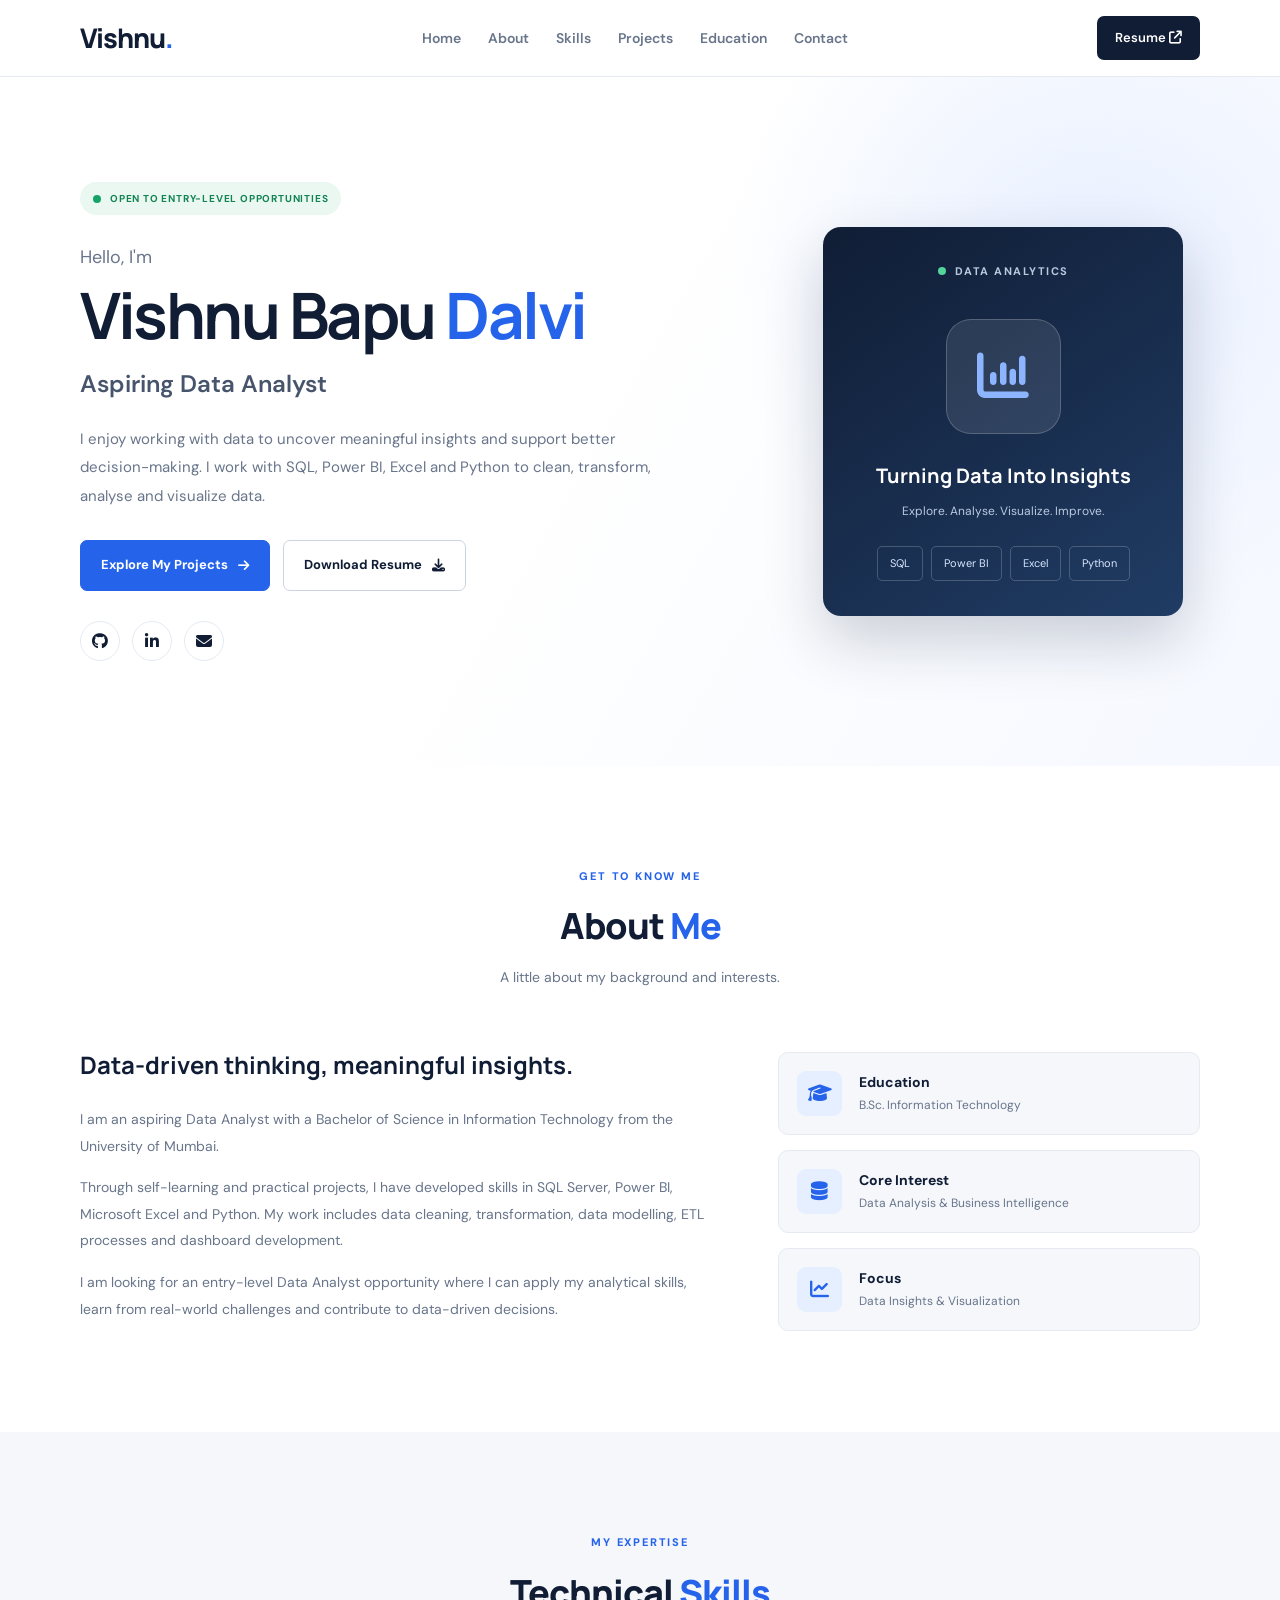
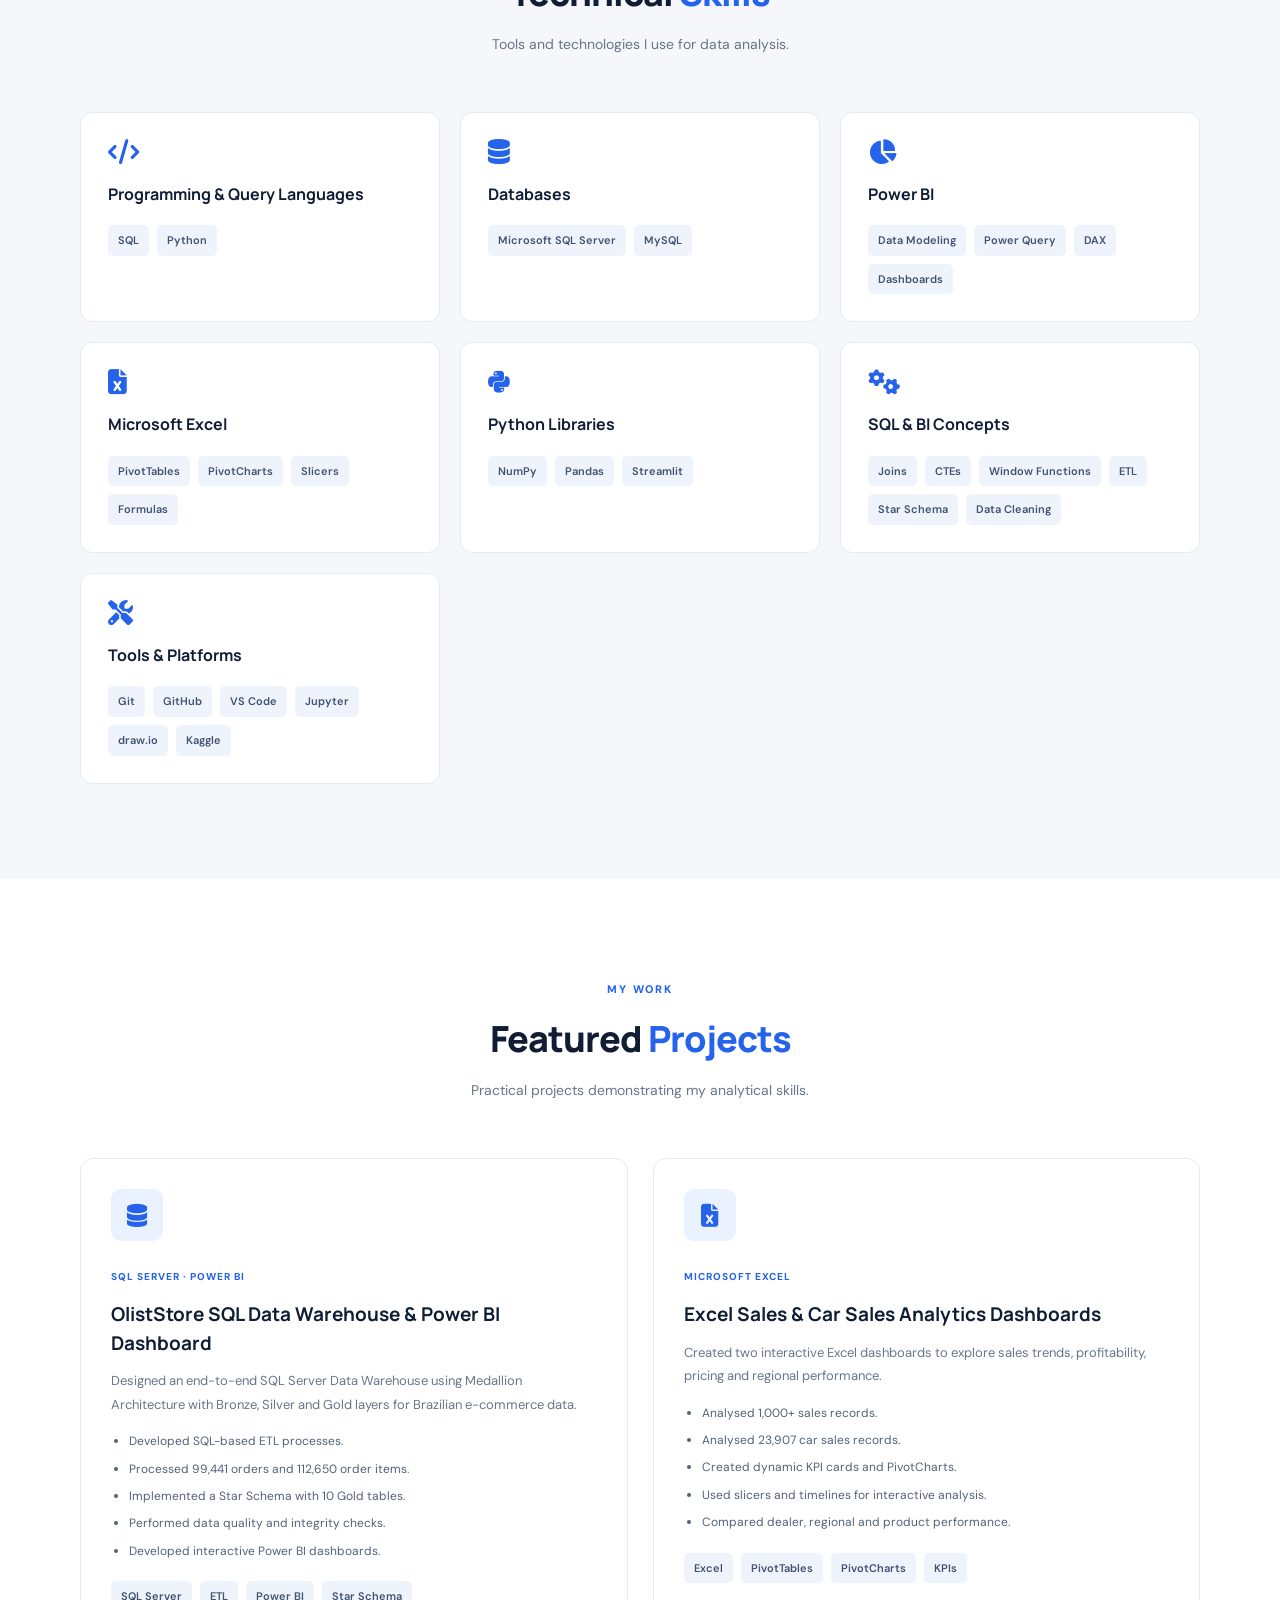
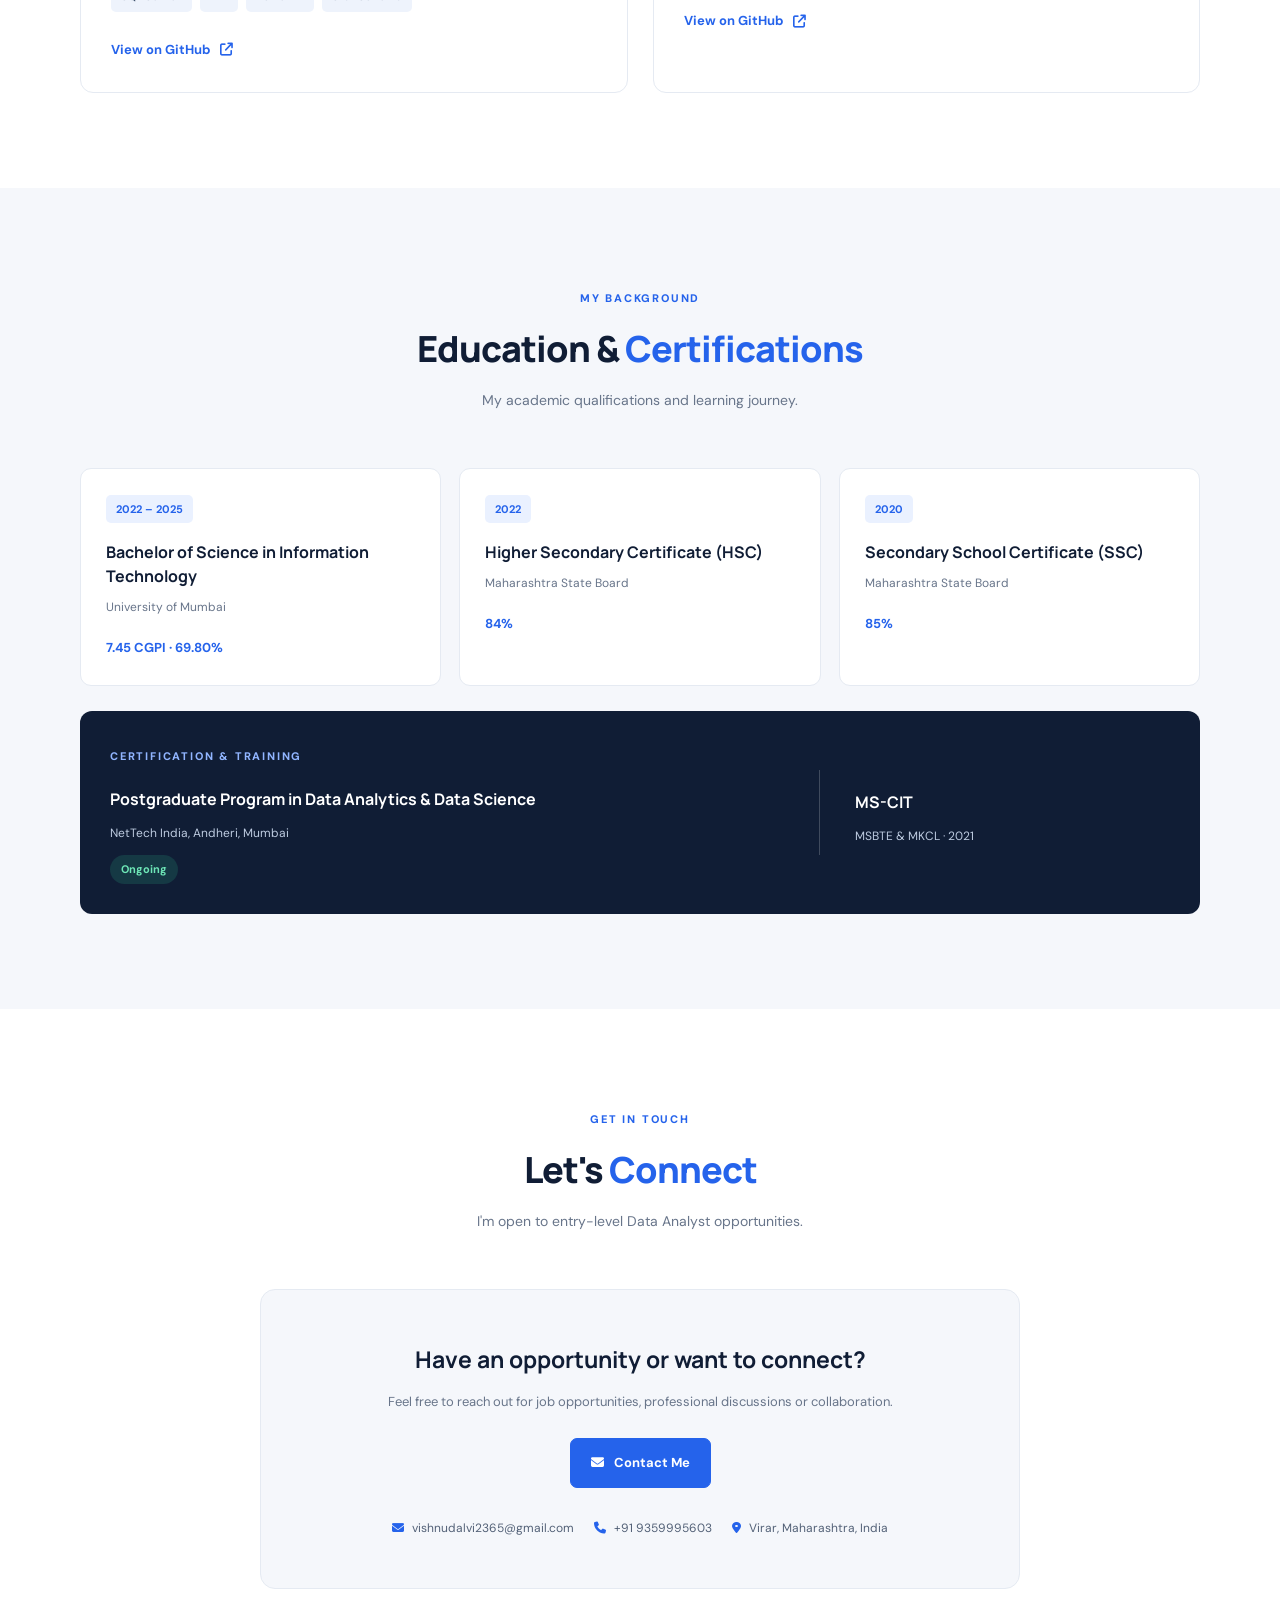
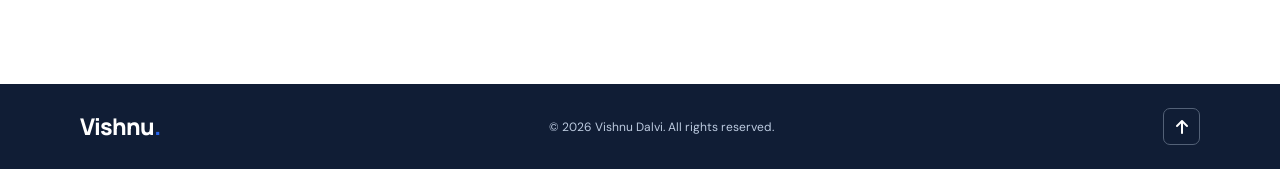
<file: index.html>
<!DOCTYPE html>
<html lang="en">
<head>
    <meta charset="UTF-8">
    <meta name="viewport" content="width=device-width, initial-scale=1.0">

    <meta name="description" content="Vishnu Dalvi's Data Analyst portfolio featuring SQL, Python, Power BI, Excel projects, technical skills and contact information.">

    <meta name="author" content="Vishnu Dalvi">

    <title>Vishnu Dalvi | Data Analyst Portfolio</title>

    <!-- Google Fonts -->
    <link rel="preconnect" href="https://fonts.googleapis.com">
    <link rel="preconnect" href="https://fonts.gstatic.com" crossorigin>
    <link href="https://fonts.googleapis.com/css2?family=DM+Sans:wght@400;500;600;700&family=Manrope:wght@400;500;600;700;800&display=swap" rel="stylesheet">

    <!-- CSS -->
    <link rel="stylesheet" href="css/style.css">

    <!-- Font Awesome Icons -->
    <link rel="stylesheet" href="https://cdnjs.cloudflare.com/ajax/libs/font-awesome/6.7.2/css/all.min.css">
</head>

<body>

    <!-- ================= HEADER / NAVBAR ================= -->

    <header class="header">
        <nav class="navbar container">

            <a href="#home" class="logo">
                Vishnu<span>.</span>
            </a>

            <ul class="nav-links" id="navLinks">
                <li><a href="#home">Home</a></li>
                <li><a href="#about">About</a></li>
                <li><a href="#skills">Skills</a></li>
                <li><a href="#projects">Projects</a></li>
                <li><a href="#education">Education</a></li>
                <li><a href="#contact">Contact</a></li>
            </ul>

            <a href="assets/resume/Vishnu_Dalvi_Resume.pdf"
               class="nav-resume"
               target="_blank"
               rel="noopener">
                Resume <i class="fa-solid fa-arrow-up-right-from-square"></i>
            </a>

            <button class="menu-toggle"
                    id="menuToggle"
                    aria-label="Toggle navigation"
                    aria-expanded="false">
                <i class="fa-solid fa-bars"></i>
            </button>

        </nav>
    </header>


    <main>

        <!-- ================= HERO SECTION ================= -->

        <section class="hero" id="home">
            <div class="container hero-content">

                <div class="hero-text">

                    <span class="hero-tag">
                        <span class="status-dot"></span>
                        OPEN TO ENTRY-LEVEL OPPORTUNITIES
                    </span>

                    <p class="hero-intro">Hello, I'm</p>

                    <h1>Vishnu Bapu <span>Dalvi</span></h1>

                    <h2>Aspiring Data Analyst</h2>

                    <p class="hero-description">
                        I enjoy working with data to uncover meaningful insights
                        and support better decision-making. I work with SQL,
                        Power BI, Excel and Python to clean, transform, analyse
                        and visualize data.
                    </p>

                    <div class="hero-buttons">
                        <a href="#projects" class="btn btn-primary">
                            Explore My Projects
                            <i class="fa-solid fa-arrow-right"></i>
                        </a>

                        
                        <a href="assets/resume/Vishnu_Dalvi_Resume.pdf"
                           class="btn btn-outline"
                           download="Vishnu_Dalvi_Resume.pdf">
                            Download Resume
                            <i class="fa-solid fa-download"></i>
                        </a>

                    </div>

                    <div class="social-links">

                        <a href="https://github.com/vishnutechie23"
                           target="_blank"
                           rel="noopener"
                           aria-label="GitHub">
                            <i class="fa-brands fa-github"></i>
                        </a>

                        <a href="https://www.linkedin.com/in/vishnudalvi/"
                           target="_blank"
                           rel="noopener noreferrer"
                           aria-label="LinkedIn profile">
                            <i class="fa-brands fa-linkedin-in"></i>
                        </a>

                        <a href="mailto:vishnudalvi2365@gmail.com"
                           aria-label="Email">
                            <i class="fa-solid fa-envelope"></i>
                        </a>

                    </div>

                </div>

                <div class="hero-visual">
                    <div class="visual-card">

                        <div class="visual-header">
                            <span class="visual-dot"></span>
                            <span>DATA ANALYTICS</span>
                        </div>

                        <div class="analytics-icon">
                            <i class="fa-solid fa-chart-column"></i>
                        </div>

                        <h3>Turning Data Into Insights</h3>

                        <p>
                            Explore. Analyse. Visualize. Improve.
                        </p>

                        <div class="tool-tags">
                            <span>SQL</span>
                            <span>Power BI</span>
                            <span>Excel</span>
                            <span>Python</span>
                        </div>

                    </div>
                </div>

            </div>
        </section>


        <!-- ================= ABOUT SECTION ================= -->

        <section class="section about-section" id="about">
            <div class="container">

                <div class="section-heading">
                    <span class="section-label">GET TO KNOW ME</span>
                    <h2>About <span>Me</span></h2>
                    <p>A little about my background and interests.</p>
                </div>

                <div class="about-content">

                    <div class="about-text">
                        <h3>Data-driven thinking, meaningful insights.</h3>

                        <p>
                            I am an aspiring Data Analyst with a Bachelor of
                            Science in Information Technology from the
                            University of Mumbai.
                        </p>

                        <p>
                            Through self-learning and practical projects,
                            I have developed skills in SQL Server, Power BI,
                            Microsoft Excel and Python. My work includes
                            data cleaning, transformation, data modelling,
                            ETL processes and dashboard development.
                        </p>

                        <p>
                            I am looking for an entry-level Data Analyst
                            opportunity where I can apply my analytical
                            skills, learn from real-world challenges and
                            contribute to data-driven decisions.
                        </p>
                    </div>

                    <div class="about-highlights">

                        <div class="highlight-card">
                            <i class="fa-solid fa-graduation-cap"></i>
                            <div>
                                <h4>Education</h4>
                                <p>B.Sc. Information Technology</p>
                            </div>
                        </div>

                        <div class="highlight-card">
                            <i class="fa-solid fa-database"></i>
                            <div>
                                <h4>Core Interest</h4>
                                <p>Data Analysis & Business Intelligence</p>
                            </div>
                        </div>

                        <div class="highlight-card">
                            <i class="fa-solid fa-chart-line"></i>
                            <div>
                                <h4>Focus</h4>
                                <p>Data Insights & Visualization</p>
                            </div>
                        </div>

                    </div>

                </div>
            </div>
        </section>


        <!-- ================= SKILLS SECTION ================= -->

        <section class="section skills-section" id="skills">
            <div class="container">

                <div class="section-heading">
                    <span class="section-label">MY EXPERTISE</span>
                    <h2>Technical <span>Skills</span></h2>
                    <p>Tools and technologies I use for data analysis.</p>
                </div>

                <div class="skills-grid">

                    <div class="skill-card">
                        <i class="fa-solid fa-code"></i>
                        <h3>Programming & Query Languages</h3>
                        <div class="skill-tags">
                            <span>SQL</span>
                            <span>Python</span>
                        </div>
                    </div>

                    <div class="skill-card">
                        <i class="fa-solid fa-database"></i>
                        <h3>Databases</h3>
                        <div class="skill-tags">
                            <span>Microsoft SQL Server</span>
                            <span>MySQL</span>
                        </div>
                    </div>

                    <div class="skill-card">
                        <i class="fa-solid fa-chart-pie"></i>
                        <h3>Power BI</h3>
                        <div class="skill-tags">
                            <span>Data Modeling</span>
                            <span>Power Query</span>
                            <span>DAX</span>
                            <span>Dashboards</span>
                        </div>
                    </div>

                    <div class="skill-card">
                        <i class="fa-solid fa-file-excel"></i>
                        <h3>Microsoft Excel</h3>
                        <div class="skill-tags">
                            <span>PivotTables</span>
                            <span>PivotCharts</span>
                            <span>Slicers</span>
                            <span>Formulas</span>
                        </div>
                    </div>

                    <div class="skill-card">
                        <i class="fa-brands fa-python"></i>
                        <h3>Python Libraries</h3>
                        <div class="skill-tags">
                            <span>NumPy</span>
                            <span>Pandas</span>
                            <span>Streamlit</span>
                        </div>
                    </div>

                    <div class="skill-card">
                        <i class="fa-solid fa-gears"></i>
                        <h3>SQL & BI Concepts</h3>
                        <div class="skill-tags">
                            <span>Joins</span>
                            <span>CTEs</span>
                            <span>Window Functions</span>
                            <span>ETL</span>
                            <span>Star Schema</span>
                            <span>Data Cleaning</span>
                        </div>
                    </div>

                    <div class="skill-card">
                        <i class="fa-solid fa-screwdriver-wrench"></i>
                        <h3>Tools & Platforms</h3>
                        <div class="skill-tags">
                            <span>Git</span>
                            <span>GitHub</span>
                            <span>VS Code</span>
                            <span>Jupyter</span>
                            <span>draw.io</span>
                            <span>Kaggle</span>
                        </div>
                    </div>

                </div>
            </div>
        </section>


        <!-- ================= PROJECTS SECTION ================= -->

        <section class="section projects-section" id="projects">
            <div class="container">

                <div class="section-heading">
                    <span class="section-label">MY WORK</span>
                    <h2>Featured <span>Projects</span></h2>
                    <p>Practical projects demonstrating my analytical skills.</p>
                </div>

                <div class="projects-grid">

                    <!-- Project 1 -->

                    <article class="project-card">

                        <div class="project-icon">
                            <i class="fa-solid fa-database"></i>
                        </div>

                        <span class="project-category">SQL SERVER · POWER BI</span>

                        <h3>OlistStore SQL Data Warehouse & Power BI Dashboard</h3>

                        <p>
                            Designed an end-to-end SQL Server Data Warehouse
                            using Medallion Architecture with Bronze, Silver
                            and Gold layers for Brazilian e-commerce data.
                        </p>

                        <ul class="project-points">
                            <li>Developed SQL-based ETL processes.</li>
                            <li>Processed 99,441 orders and 112,650 order items.</li>
                            <li>Implemented a Star Schema with 10 Gold tables.</li>
                            <li>Performed data quality and integrity checks.</li>
                            <li>Developed interactive Power BI dashboards.</li>
                        </ul>

                        <div class="project-tags">
                            <span>SQL Server</span>
                            <span>ETL</span>
                            <span>Power BI</span>
                            <span>Star Schema</span>
                        </div>

                        <a href="https://github.com/vishnutechie23/OlistStore-SQL-Data-Warehouse"
                           target="_blank"
                           rel="noopener"
                           class="project-link">
                            View on GitHub
                            <i class="fa-solid fa-arrow-up-right-from-square"></i>
                        </a>

                    </article>


                    <!-- Project 2 -->

                    <article class="project-card">

                        <div class="project-icon">
                            <i class="fa-solid fa-file-excel"></i>
                        </div>

                        <span class="project-category">MICROSOFT EXCEL</span>

                        <h3>Excel Sales & Car Sales Analytics Dashboards</h3>

                        <p>
                            Created two interactive Excel dashboards to
                            explore sales trends, profitability, pricing
                            and regional performance.
                        </p>

                        <ul class="project-points">
                            <li>Analysed 1,000+ sales records.</li>
                            <li>Analysed 23,907 car sales records.</li>
                            <li>Created dynamic KPI cards and PivotCharts.</li>
                            <li>Used slicers and timelines for interactive analysis.</li>
                            <li>Compared dealer, regional and product performance.</li>
                        </ul>

                        <div class="project-tags">
                            <span>Excel</span>
                            <span>PivotTables</span>
                            <span>PivotCharts</span>
                            <span>KPIs</span>
                        </div>

                        <a href="https://github.com/vishnutechie23/Excel-Sales-Analytics-Dashboard"
                           target="_blank"
                           rel="noopener noreferrer"
                           class="project-link">
                            View on GitHub
                            <i class="fa-solid fa-arrow-up-right-from-square"></i>
                        </a>

                    </article>

                </div>
            </div>
        </section>


        <!-- ================= EDUCATION SECTION ================= -->

        <section class="section education-section" id="education">
            <div class="container">

                <div class="section-heading">
                    <span class="section-label">MY BACKGROUND</span>
                    <h2>Education & <span>Certifications</span></h2>
                    <p>My academic qualifications and learning journey.</p>
                </div>

                <div class="education-grid">

                    <div class="education-card">
                        <span class="education-year">2022 – 2025</span>
                        <h3>Bachelor of Science in Information Technology</h3>
                        <p>University of Mumbai</p>
                        <strong>7.45 CGPI · 69.80%</strong>
                    </div>

                    <div class="education-card">
                        <span class="education-year">2022</span>
                        <h3>Higher Secondary Certificate (HSC)</h3>
                        <p>Maharashtra State Board</p>
                        <strong>84%</strong>
                    </div>

                    <div class="education-card">
                        <span class="education-year">2020</span>
                        <h3>Secondary School Certificate (SSC)</h3>
                        <p>Maharashtra State Board</p>
                        <strong>85%</strong>
                    </div>

                </div>

                <div class="certification-card">

                    <div>
                        <span class="section-label">CERTIFICATION & TRAINING</span>
                        <h3>Postgraduate Program in Data Analytics & Data Science</h3>
                        <p>NetTech India, Andheri, Mumbai</p>
                        <span class="cert-status">Ongoing</span>
                    </div>

                    <div class="cert-divider"></div>

                    <div>
                        <h3>MS-CIT</h3>
                        <p>MSBTE & MKCL · 2021</p>
                    </div>

                </div>

            </div>
        </section>


        <!-- ================= CONTACT SECTION ================= -->

        <section class="section contact-section" id="contact">
            <div class="container">

                <div class="section-heading">
                    <span class="section-label">GET IN TOUCH</span>
                    <h2>Let's <span>Connect</span></h2>
                    <p>I'm open to entry-level Data Analyst opportunities.</p>
                </div>

                <div class="contact-card">

                    <h3>Have an opportunity or want to connect?</h3>

                    <p>
                        Feel free to reach out for job opportunities,
                        professional discussions or collaboration.
                    </p>

                    <a href="mailto:vishnudalvi2365@gmail.com"
                       class="btn btn-primary">
                        <i class="fa-solid fa-envelope"></i>
                        Contact Me
                    </a>

                    <div class="contact-details">

                        <a href="mailto:vishnudalvi2365@gmail.com">
                            <i class="fa-solid fa-envelope"></i>
                            vishnudalvi2365@gmail.com
                        </a>

                        <a href="tel:+919359995603">
                            <i class="fa-solid fa-phone"></i>
                            +91 9359995603
                        </a>

                        <span>
                            <i class="fa-solid fa-location-dot"></i>
                            Virar, Maharashtra, India
                        </span>

                    </div>

                </div>

            </div>
        </section>

    </main>


    <!-- ================= FOOTER ================= -->

    <footer class="footer">
        <div class="container footer-content">

            <a href="#home" class="logo">
                Vishnu<span>.</span>
            </a>

            <p>
                © <span id="currentYear"></span> Vishnu Dalvi.
                All rights reserved.
            </p>

            <a href="#home" class="back-to-top" aria-label="Back to top">
                <i class="fa-solid fa-arrow-up"></i>
            </a>

        </div>
    </footer>


    <!-- JavaScript -->
    <script src="js/script.js"></script>

</body>
</html>
</file>
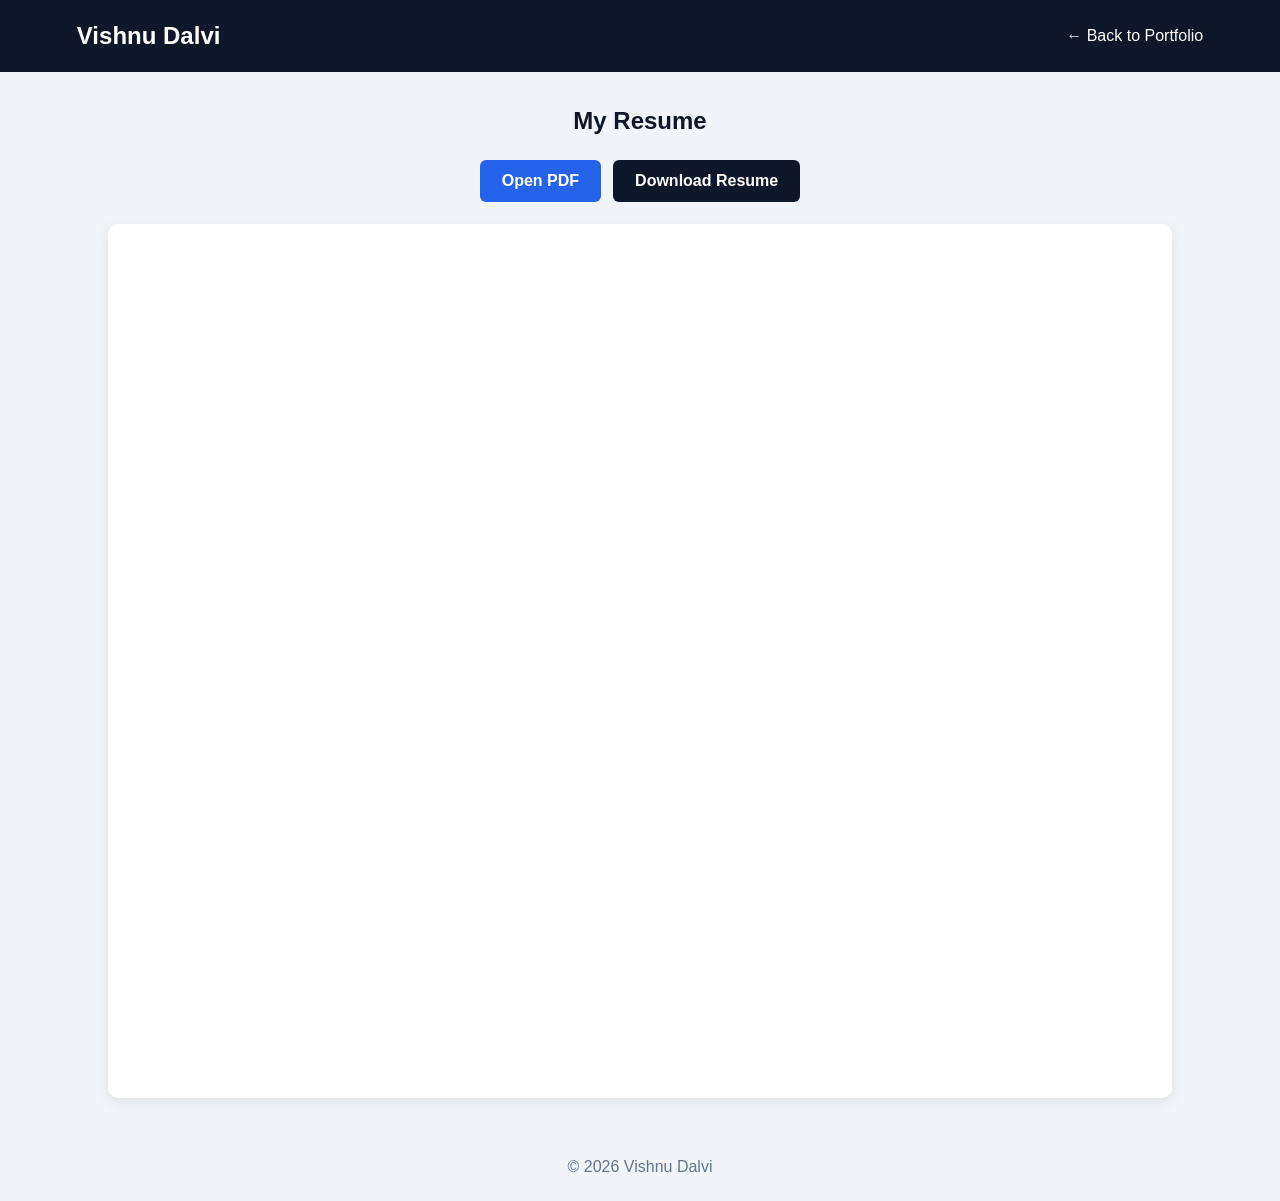
<file: resume.html>
<!DOCTYPE html>
<html lang="en">
<head>
    <meta charset="UTF-8">
    <meta name="viewport" content="width=device-width, initial-scale=1.0">
    <title>My Resume | Vishnu Dalvi</title>

    <style>
        * {
            margin: 0;
            padding: 0;
            box-sizing: border-box;
        }

        body {
            font-family: Arial, sans-serif;
            background: #f1f5f9;
            color: #0f172a;
        }

        header {
            background: #0f172a;
            color: white;
            padding: 22px 6%;
            display: flex;
            justify-content: space-between;
            align-items: center;
            flex-wrap: wrap;
            gap: 15px;
        }

        header a {
            color: white;
            text-decoration: none;
        }

        main {
            max-width: 1100px;
            margin: 35px auto;
            padding: 0 18px;
        }

        .intro {
            text-align: center;
            margin-bottom: 25px;
        }

        .intro h1 {
            margin-bottom: 10px;
        }

        .intro p {
            color: #64748b;
        }

        .actions {
            display: flex;
            justify-content: center;
            gap: 12px;
            margin-bottom: 22px;
            flex-wrap: wrap;
        }

        .btn {
            padding: 12px 22px;
            border-radius: 6px;
            text-decoration: none;
            font-weight: bold;
        }

        .view-btn {
            background: #2563eb;
            color: white;
        }

        .download-btn {
            background: #0f172a;
            color: white;
        }

        .pdf-container {
            background: white;
            padding: 10px;
            border-radius: 10px;
            box-shadow: 0 4px 15px rgba(0,0,0,0.08);
        }

        iframe {
            width: 100%;
            height: 850px;
            border: none;
        }

        footer {
            text-align: center;
            padding: 25px;
            color: #64748b;
        }

        @media (max-width: 600px) {
            iframe {
                height: 650px;
            }
        }
    </style>
</head>

<body>

    <header>
        <h2>Vishnu Dalvi</h2>
        <a href="index.html">← Back to Portfolio</a>
    </header>

    <main>

        <section class="intro">
            <h1>My Resume</h1>
        </section>

        <div class="actions">
            <a class="btn view-btn"
               href="assets/resume/Vishnu_Dalvi_Resume.pdf"
               target="_blank">
                Open PDF
            </a>

            <a class="btn download-btn"
               href="assets/resume/Vishnu_Dalvi_Resume.pdf"
               download="Vishnu_Dalvi_Resume.pdf">
                Download Resume
            </a>
        </div>

        <div class="pdf-container">
            <iframe
                src="assets/resume/Vishnu_Dalvi_Resume.pdf"
                title="Vishnu Dalvi Resume">
            </iframe>
        </div>

    </main>

    <footer>
        © 2026 Vishnu Dalvi
    </footer>

</body>
</html>
</file>
<file: css/style.css>
/* =========================================
   1. GLOBAL SETTINGS
========================================= */

:root {
    --primary: #2563eb;
    --primary-dark: #1d4ed8;
    --navy: #101d35;
    --navy-light: #172944;
    --text: #253047;
    --muted: #68758a;
    --background: #ffffff;
    --light-bg: #f5f7fb;
    --border: #e5eaf2;
    --white: #ffffff;
    --success: #16a36a;

    --font-heading: 'Manrope', sans-serif;
    --font-body: 'DM Sans', sans-serif;

    --container: 1120px;
}

* {
    margin: 0;
    padding: 0;
    box-sizing: border-box;
}

html {
    scroll-behavior: smooth;
    scroll-padding-top: 85px;
}

body {
    font-family: var(--font-body);
    color: var(--text);
    background: var(--background);
    line-height: 1.7;
}

a {
    text-decoration: none;
    color: inherit;
}

ul {
    list-style: none;
}

button {
    font: inherit;
}

.container {
    width: min(90%, var(--container));
    margin: 0 auto;
}

.section {
    padding: 95px 0;
}

section {
    scroll-margin-top: 80px;
}


/* =========================================
   2. NAVIGATION BAR
========================================= */

.header {
    position: sticky;
    top: 0;
    z-index: 1000;
    background: rgba(255, 255, 255, 0.96);
    backdrop-filter: blur(12px);
    border-bottom: 1px solid var(--border);
}

.navbar {
    min-height: 76px;
    display: flex;
    align-items: center;
    justify-content: space-between;
    gap: 25px;
}

.logo {
    font-family: var(--font-heading);
    font-size: 27px;
    font-weight: 800;
    color: var(--navy);
    letter-spacing: -1px;
}

.logo span {
    color: var(--primary);
}

.nav-links {
    display: flex;
    align-items: center;
    gap: 27px;
}

.nav-links a {
    font-size: 14px;
    font-weight: 600;
    color: var(--muted);
    transition: 0.3s ease;
}

.nav-links a:hover {
    color: var(--primary);
}

.nav-resume {
    background: var(--navy);
    color: var(--white);
    padding: 11px 18px;
    border-radius: 7px;
    font-size: 13px;
    font-weight: 600;
    transition: 0.3s ease;
}

.nav-resume:hover {
    background: var(--primary);
    transform: translateY(-2px);
}

.menu-toggle {
    display: none;
    border: none;
    background: transparent;
    color: var(--navy);
    font-size: 23px;
    cursor: pointer;
}


/* =========================================
   3. HERO SECTION
========================================= */

.hero {
    padding: 105px 0;
    background:
        radial-gradient(circle at 85% 30%, #e7efff 0, transparent 30%),
        linear-gradient(120deg, #ffffff 45%, #f5f8ff 100%);
    overflow: hidden;
}

.hero-content {
    display: grid;
    grid-template-columns: 1.25fr 0.75fr;
    align-items: center;
    gap: 70px;
}

.hero-tag {
    display: inline-flex;
    align-items: center;
    gap: 9px;
    padding: 8px 13px;
    background: #eaf8f1;
    color: #138354;
    border-radius: 30px;
    font-size: 10px;
    font-weight: 700;
    letter-spacing: 0.8px;
    margin-bottom: 27px;
}

.status-dot,
.visual-dot {
    width: 8px;
    height: 8px;
    border-radius: 50%;
    background: var(--success);
}

.hero-intro {
    color: var(--muted);
    font-size: 18px;
    margin-bottom: 5px;
}

.hero h1 {
    font-family: var(--font-heading);
    font-size: clamp(42px, 5vw, 66px);
    line-height: 1.15;
    letter-spacing: -2.5px;
    color: var(--navy);
    margin-bottom: 13px;
}

.hero h1 span {
    color: var(--primary);
}

.hero h2 {
    font-size: 24px;
    font-weight: 600;
    color: #46546c;
    margin-bottom: 20px;
}

.hero-description {
    max-width: 590px;
    color: var(--muted);
    font-size: 15px;
    line-height: 1.9;
}

.hero-buttons {
    display: flex;
    flex-wrap: wrap;
    gap: 13px;
    margin-top: 30px;
}

.btn {
    display: inline-flex;
    justify-content: center;
    align-items: center;
    gap: 10px;
    padding: 13px 20px;
    border-radius: 7px;
    font-size: 13px;
    font-weight: 700;
    transition: 0.3s ease;
    cursor: pointer;
}

.btn-primary {
    background: var(--primary);
    color: var(--white);
    border: 1px solid var(--primary);
}

.btn-primary:hover {
    background: var(--primary-dark);
    transform: translateY(-3px);
    box-shadow: 0 8px 20px rgba(37, 99, 235, 0.2);
}

.btn-outline {
    background: transparent;
    color: var(--navy);
    border: 1px solid #cbd5e1;
}

.btn-outline:hover {
    background: var(--navy);
    color: var(--white);
    border-color: var(--navy);
    transform: translateY(-3px);
}

.social-links {
    display: flex;
    gap: 12px;
    margin-top: 30px;
}

.social-links a {
    display: grid;
    place-items: center;
    width: 40px;
    height: 40px;
    border: 1px solid var(--border);
    border-radius: 50%;
    color: var(--navy);
    transition: 0.3s ease;
}

.social-links a:hover {
    background: var(--primary);
    color: var(--white);
    border-color: var(--primary);
    transform: translateY(-3px);
}


/* =========================================
   4. HERO VISUAL CARD
========================================= */

.hero-visual {
    display: flex;
    justify-content: center;
    align-items: center;
}

.visual-card {
    position: relative;
    width: 100%;
    max-width: 360px;
    padding: 35px;
    border-radius: 18px;
    color: var(--white);
    background: linear-gradient(145deg, var(--navy), #203c64);
    box-shadow: 0 25px 60px rgba(16, 29, 53, 0.2);
    text-align: center;
}

.visual-header {
    display: flex;
    align-items: center;
    justify-content: center;
    gap: 9px;
    color: #b9c9e0;
    font-size: 11px;
    font-weight: 700;
    letter-spacing: 1.5px;
}

.visual-dot {
    background: #54d49a;
}

.analytics-icon {
    display: grid;
    place-items: center;
    width: 115px;
    height: 115px;
    margin: 38px auto 25px;
    background: rgba(255, 255, 255, 0.1);
    border: 1px solid rgba(255, 255, 255, 0.2);
    border-radius: 25px;
    color: #8db5ff;
    font-size: 52px;
}

.visual-card h3 {
    font-family: var(--font-heading);
    font-size: 20px;
    margin-bottom: 8px;
}

.visual-card p {
    font-size: 12px;
    color: #b9c9e0;
}

.tool-tags {
    display: flex;
    flex-wrap: wrap;
    justify-content: center;
    gap: 8px;
    margin-top: 25px;
}

.tool-tags span {
    padding: 7px 12px;
    border: 1px solid rgba(255, 255, 255, 0.2);
    border-radius: 5px;
    color: #d8e6ff;
    font-size: 11px;
}


/* =========================================
   5. SECTION HEADINGS
========================================= */

.section-heading {
    text-align: center;
    margin-bottom: 55px;
}

.section-label {
    display: inline-block;
    color: var(--primary);
    font-size: 11px;
    font-weight: 800;
    letter-spacing: 1.8px;
    margin-bottom: 10px;
}

.section-heading h2 {
    font-family: var(--font-heading);
    font-size: 36px;
    font-weight: 800;
    letter-spacing: -1px;
    color: var(--navy);
    margin-bottom: 10px;
}

.section-heading h2 span {
    color: var(--primary);
}

.section-heading p {
    color: var(--muted);
    font-size: 14px;
}


/* =========================================
   6. ABOUT SECTION
========================================= */

.about-section {
    background: var(--white);
}

.about-content {
    display: grid;
    grid-template-columns: 1.2fr 0.8fr;
    gap: 65px;
    align-items: center;
}

.about-text h3 {
    font-family: var(--font-heading);
    font-size: 24px;
    color: var(--navy);
    margin-bottom: 20px;
}

.about-text p {
    font-size: 14px;
    color: var(--muted);
    margin-bottom: 15px;
    line-height: 1.9;
}

.about-highlights {
    display: grid;
    gap: 15px;
}

.highlight-card {
    display: flex;
    align-items: center;
    gap: 17px;
    padding: 18px;
    background: var(--light-bg);
    border: 1px solid var(--border);
    border-radius: 10px;
    transition: 0.3s ease;
}

.highlight-card:hover {
    border-color: #9ab9ff;
    transform: translateX(5px);
}

.highlight-card > i {
    display: grid;
    place-items: center;
    min-width: 45px;
    height: 45px;
    border-radius: 9px;
    background: #e6efff;
    color: var(--primary);
    font-size: 19px;
}

.highlight-card h4 {
    font-size: 14px;
    color: var(--navy);
}

.highlight-card p {
    font-size: 12px;
    color: var(--muted);
}


/* =========================================
   7. SKILLS SECTION
========================================= */

.skills-section {
    background: var(--light-bg);
}

.skills-grid {
    display: grid;
    grid-template-columns: repeat(3, 1fr);
    gap: 20px;
}

.skill-card {
    background: var(--white);
    padding: 27px;
    border: 1px solid var(--border);
    border-radius: 12px;
    transition: 0.3s ease;
}

.skill-card:hover {
    transform: translateY(-5px);
    border-color: #a8c2ff;
    box-shadow: 0 12px 30px rgba(25, 50, 90, 0.06);
}

.skill-card > i {
    color: var(--primary);
    font-size: 25px;
    margin-bottom: 16px;
}

.skill-card h3 {
    font-family: var(--font-heading);
    font-size: 16px;
    color: var(--navy);
    margin-bottom: 17px;
}

.skill-tags,
.project-tags {
    display: flex;
    flex-wrap: wrap;
    gap: 8px;
}

.skill-tags span,
.project-tags span {
    background: #eef3fc;
    color: #41536e;
    padding: 6px 10px;
    border-radius: 5px;
    font-size: 11px;
    font-weight: 600;
}


/* =========================================
   8. PROJECTS SECTION
========================================= */

.projects-section {
    background: var(--white);
}

.projects-grid {
    display: grid;
    grid-template-columns: repeat(2, 1fr);
    gap: 25px;
}

.project-card {
    padding: 30px;
    border: 1px solid var(--border);
    border-radius: 13px;
    background: var(--white);
    transition: 0.3s ease;
}

.project-card:hover {
    transform: translateY(-6px);
    box-shadow: 0 15px 35px rgba(25, 50, 90, 0.08);
    border-color: #a8c2ff;
}

.project-icon {
    display: grid;
    place-items: center;
    width: 52px;
    height: 52px;
    border-radius: 10px;
    background: #eaf1ff;
    color: var(--primary);
    font-size: 23px;
    margin-bottom: 20px;
}

.project-category {
    color: var(--primary);
    font-size: 10px;
    font-weight: 800;
    letter-spacing: 1px;
}

.project-card h3 {
    font-family: var(--font-heading);
    font-size: 19px;
    line-height: 1.5;
    color: var(--navy);
    margin: 12px 0;
}

.project-card > p {
    font-size: 13px;
    color: var(--muted);
    line-height: 1.8;
    margin-bottom: 15px;
}

.project-points {
    list-style: disc;
    padding-left: 18px;
    margin-bottom: 20px;
}

.project-points li {
    color: #536177;
    font-size: 12px;
    margin-bottom: 7px;
}

.project-tags {
    margin-bottom: 23px;
}

.project-link {
    display: inline-flex;
    align-items: center;
    gap: 9px;
    color: var(--primary);
    font-size: 13px;
    font-weight: 700;
}

.project-link:hover {
    color: var(--primary-dark);
}


/* =========================================
   9. EDUCATION SECTION
========================================= */

.education-section {
    background: var(--light-bg);
}

.education-grid {
    display: grid;
    grid-template-columns: repeat(3, 1fr);
    gap: 18px;
}

.education-card {
    padding: 25px;
    background: var(--white);
    border: 1px solid var(--border);
    border-radius: 11px;
}

.education-year {
    display: inline-block;
    padding: 5px 10px;
    background: #eaf1ff;
    color: var(--primary);
    border-radius: 5px;
    font-size: 11px;
    font-weight: 700;
    margin-bottom: 17px;
}

.education-card h3 {
    font-family: var(--font-heading);
    font-size: 16px;
    color: var(--navy);
    line-height: 1.5;
    margin-bottom: 9px;
}

.education-card p {
    color: var(--muted);
    font-size: 12px;
    margin-bottom: 15px;
}

.education-card strong {
    color: var(--primary);
    font-size: 13px;
}

.certification-card {
    display: grid;
    grid-template-columns: 1.5fr 1px 0.7fr;
    gap: 35px;
    align-items: center;
    margin-top: 25px;
    padding: 30px;
    border-radius: 12px;
    background: var(--navy);
    color: var(--white);
}

.certification-card .section-label {
    color: #91b5ff;
}

.certification-card h3 {
    font-family: var(--font-heading);
    font-size: 16px;
    margin: 10px 0;
}

.certification-card p {
    color: #bdcbe0;
    font-size: 12px;
}

.cert-status {
    display: inline-block;
    margin-top: 12px;
    padding: 5px 11px;
    background: rgba(52, 211, 153, 0.15);
    color: #6ee7b7;
    border-radius: 20px;
    font-size: 11px;
    font-weight: 700;
}

.cert-divider {
    height: 85px;
    background: rgba(255, 255, 255, 0.2);
}


/* =========================================
   10. CONTACT SECTION
========================================= */

.contact-section {
    background: var(--white);
}

.contact-card {
    max-width: 760px;
    margin: auto;
    padding: 50px 30px;
    text-align: center;
    background: var(--light-bg);
    border: 1px solid var(--border);
    border-radius: 15px;
}

.contact-card h3 {
    font-family: var(--font-heading);
    font-size: 23px;
    color: var(--navy);
    margin-bottom: 12px;
}

.contact-card > p {
    max-width: 530px;
    margin: 0 auto 25px;
    color: var(--muted);
    font-size: 13px;
}

.contact-details {
    display: flex;
    justify-content: center;
    flex-wrap: wrap;
    gap: 20px;
    margin-top: 30px;
}

.contact-details a,
.contact-details span {
    display: inline-flex;
    align-items: center;
    gap: 8px;
    color: #536177;
    font-size: 12px;
}

.contact-details i {
    color: var(--primary);
}


/* =========================================
   11. FOOTER
========================================= */

.footer {
    padding: 23px 0;
    background: var(--navy);
    color: var(--white);
}

.footer-content {
    display: flex;
    align-items: center;
    justify-content: space-between;
    gap: 20px;
}

.footer .logo {
    color: var(--white);
    font-size: 23px;
}

.footer p {
    color: #bdcbe0;
    font-size: 12px;
}

.back-to-top {
    display: grid;
    place-items: center;
    width: 37px;
    height: 37px;
    border: 1px solid #536177;
    border-radius: 7px;
    color: var(--white);
    transition: 0.3s ease;
}

.back-to-top:hover {
    background: var(--primary);
    border-color: var(--primary);
}


/* =========================================
   12. RESPONSIVE DESIGN - TABLETS
========================================= */

@media (max-width: 900px) {

    .nav-links {
        gap: 14px;
    }

    .nav-links a {
        font-size: 12px;
    }

    .hero-content {
        gap: 30px;
    }

    .about-content {
        gap: 30px;
    }

    .skills-grid {
        grid-template-columns: repeat(2, 1fr);
    }

    .education-grid {
        grid-template-columns: 1fr;
    }
}


/* =========================================
   13. RESPONSIVE DESIGN - MOBILE
========================================= */

@media (max-width: 700px) {

    .section {
        padding: 70px 0;
    }

    .navbar {
        min-height: 68px;
    }

    .nav-resume {
        margin-left: auto;
        padding: 9px 12px;
        font-size: 11px;
    }

    .menu-toggle {
        display: block;
    }

    .nav-links {
        position: absolute;
        top: 68px;
        left: 0;
        right: 0;
        display: none;
        flex-direction: column;
        align-items: stretch;
        gap: 0;
        padding: 12px 5% 20px;
        background: var(--white);
        border-bottom: 1px solid var(--border);
        box-shadow: 0 12px 20px rgba(16, 29, 53, 0.06);
    }

    .nav-links.active {
        display: flex;
    }

    .nav-links li a {
        display: block;
        padding: 12px 0;
        font-size: 14px;
    }

    .hero {
        padding: 75px 0;
    }

    .hero-content {
        grid-template-columns: 1fr;
        gap: 55px;
    }

    .hero h1 {
        font-size: 43px;
    }

    .hero h2 {
        font-size: 21px;
    }

    .hero-description {
        font-size: 14px;
    }

    .hero-visual {
        width: 100%;
    }

    .visual-card {
        max-width: 100%;
    }

    .section-heading {
        margin-bottom: 38px;
    }

    .section-heading h2 {
        font-size: 29px;
    }

    .about-content {
        grid-template-columns: 1fr;
        gap: 30px;
    }

    .about-text h3 {
        font-size: 21px;
    }

    .skills-grid {
        grid-template-columns: 1fr;
    }

    .projects-grid {
        grid-template-columns: 1fr;
    }

    .project-card {
        padding: 23px;
    }

    .certification-card {
        grid-template-columns: 1fr;
        gap: 22px;
        padding: 25px;
    }

    .cert-divider {
        width: 100%;
        height: 1px;
    }

    .contact-card {
        padding: 35px 20px;
    }

    .contact-card h3 {
        font-size: 20px;
    }

    .contact-details {
        flex-direction: column;
        align-items: center;
    }

    .footer-content {
        flex-wrap: wrap;
        justify-content: center;
        text-align: center;
    }

    .footer p {
        width: 100%;
        order: 3;
    }
}


/* =========================================
   14. SMALL MOBILE SCREENS
========================================= */

@media (max-width: 380px) {

    .hero h1 {
        font-size: 36px;
    }

    .hero-buttons {
        flex-direction: column;
    }

    .hero-buttons .btn {
        width: 100%;
    }

    .nav-resume {
        padding: 8px 9px;
    }
}


/* =========================================
   15. ACCESSIBILITY
========================================= */

a:focus-visible,
button:focus-visible {
    outline: 3px solid #93b4ff;
    outline-offset: 3px;
}

@media (prefers-reduced-motion: reduce) {

    *,
    *::before,
    *::after {
        scroll-behavior: auto !important;
        animation-duration: 0.01ms !important;
        transition-duration: 0.01ms !important;
    }
}
</file>
